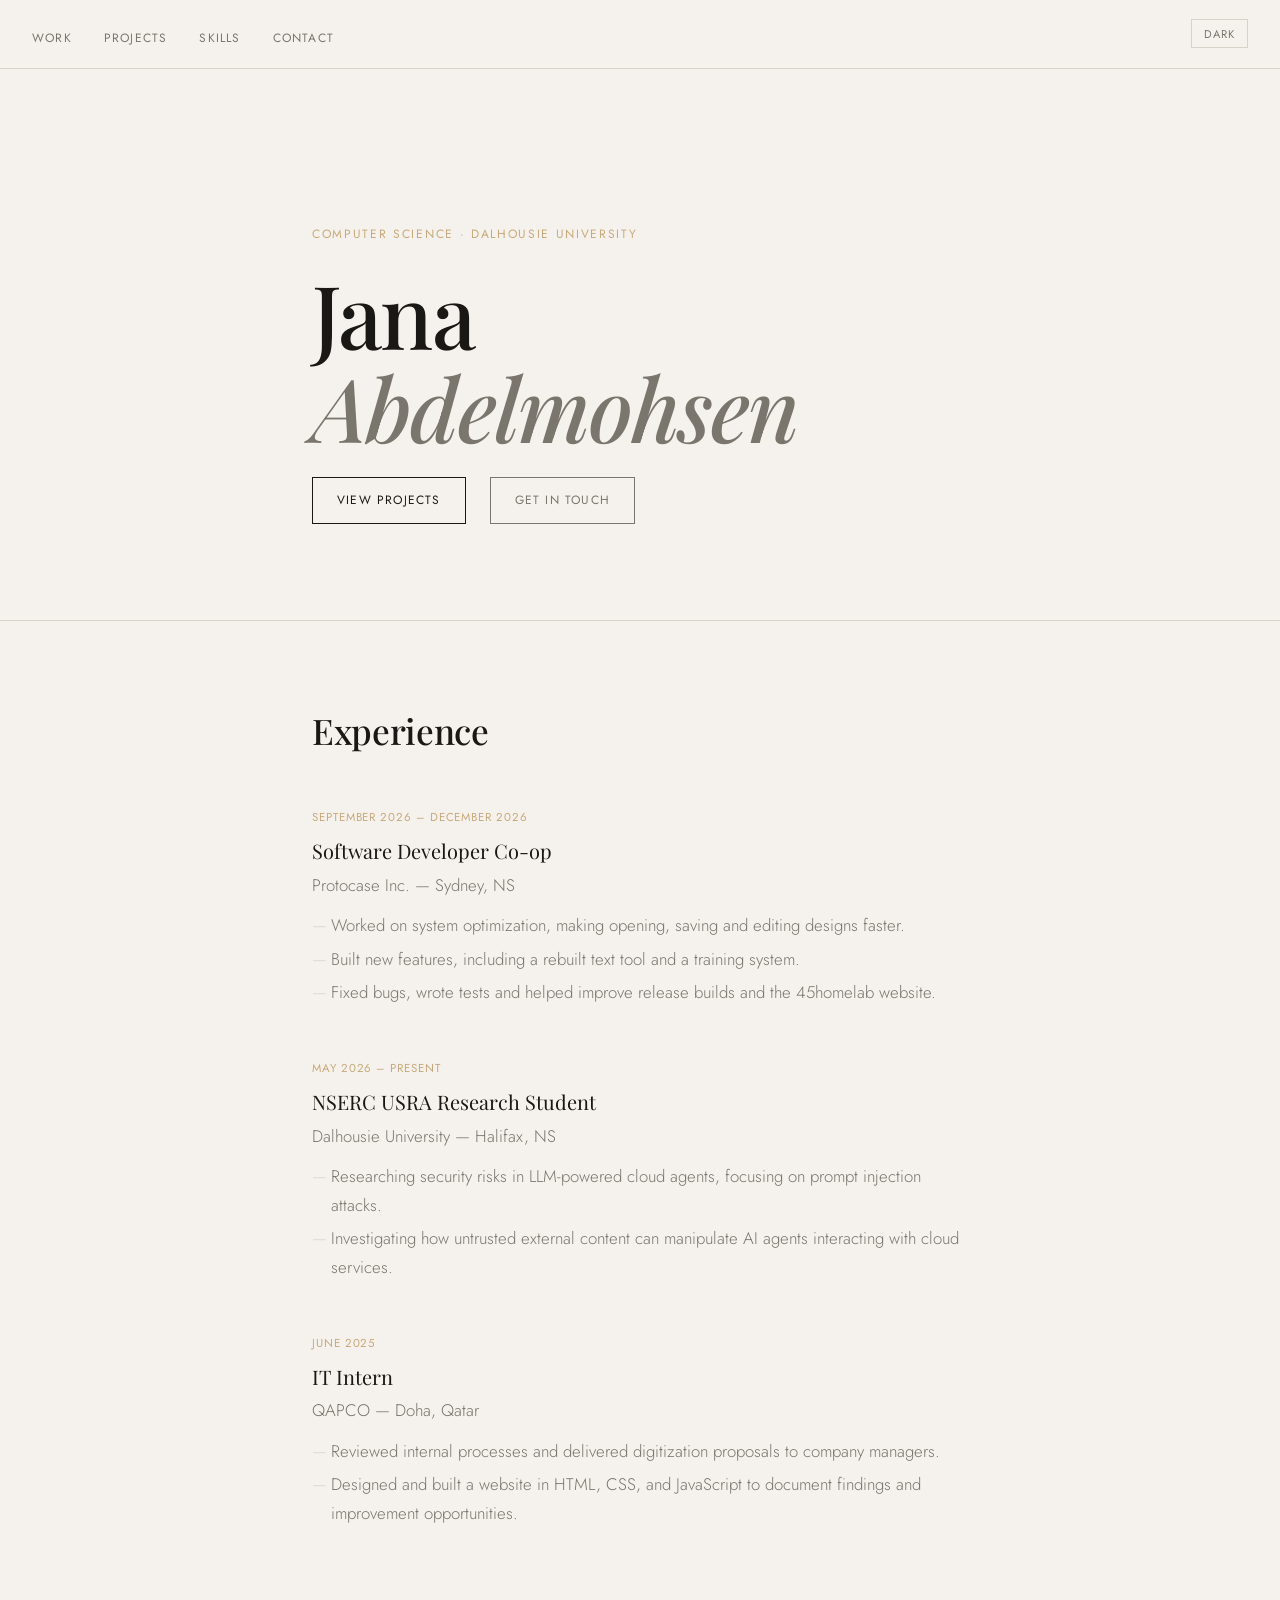
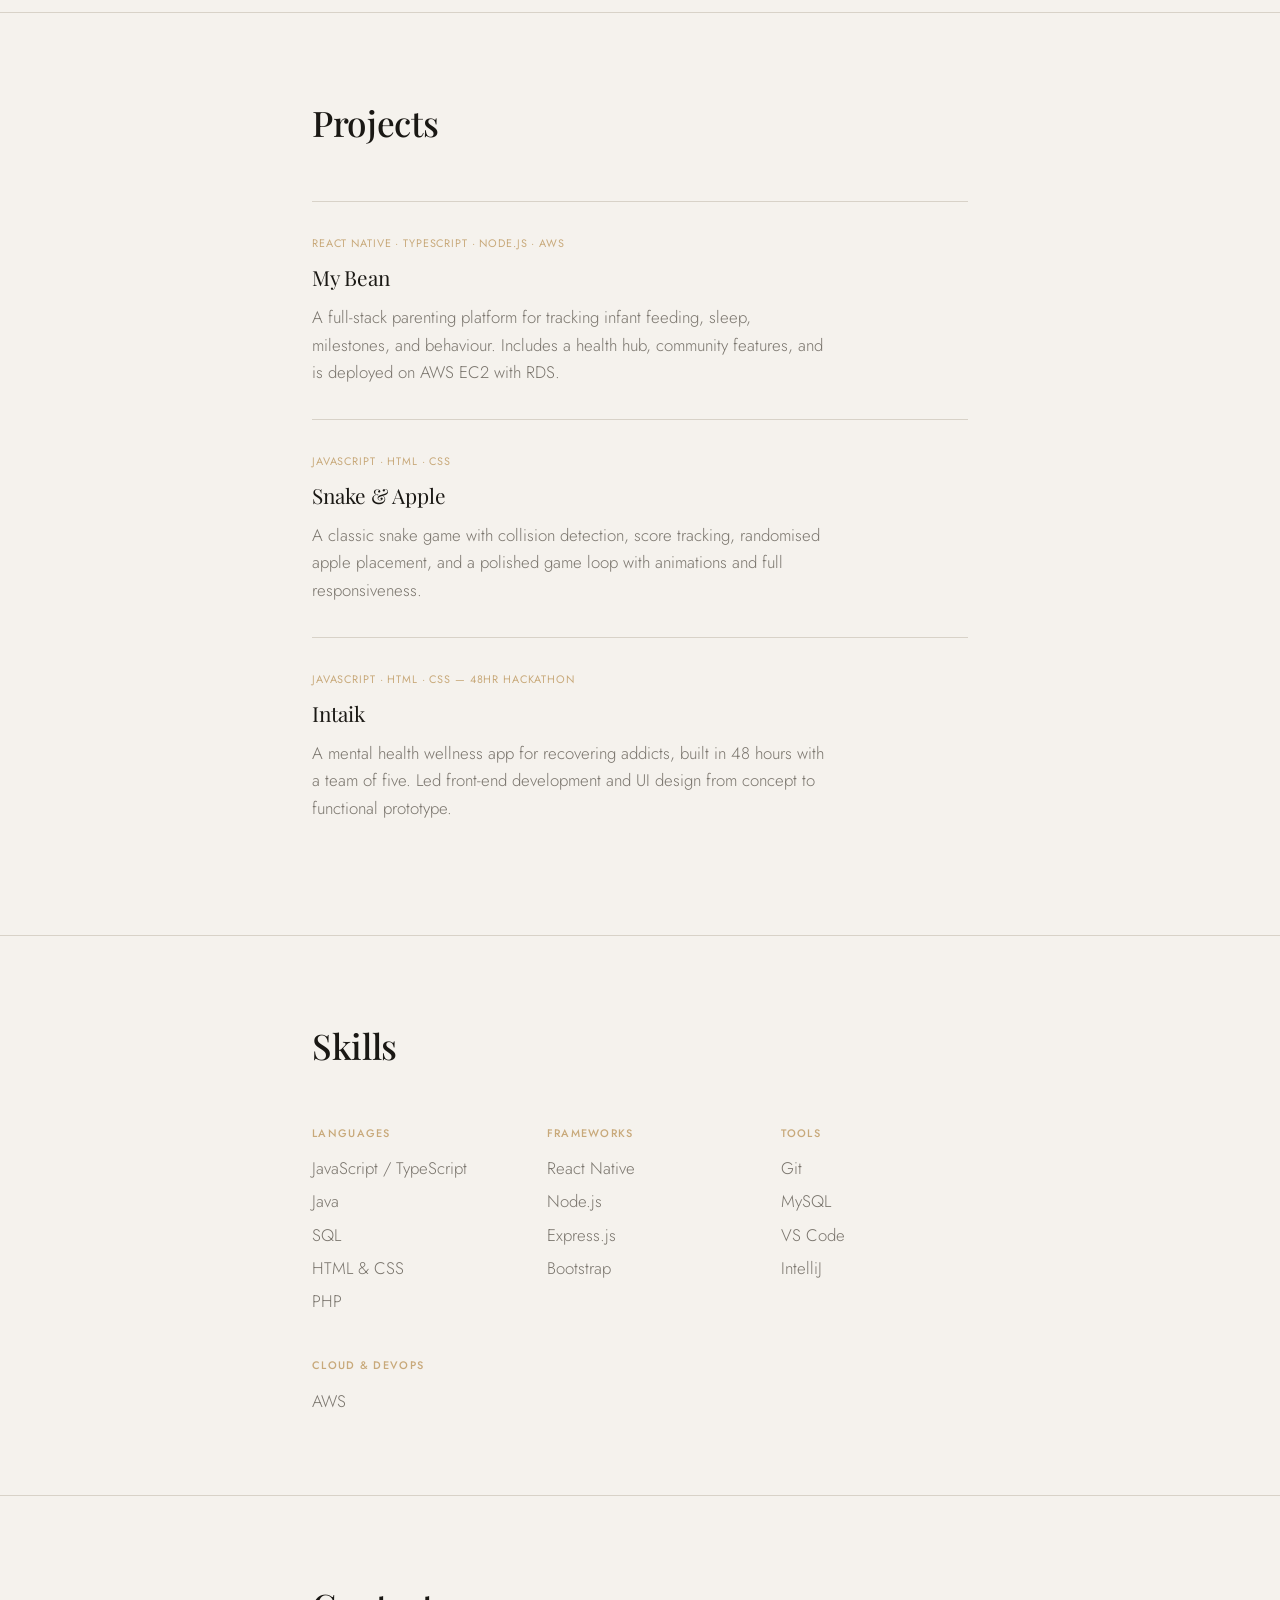
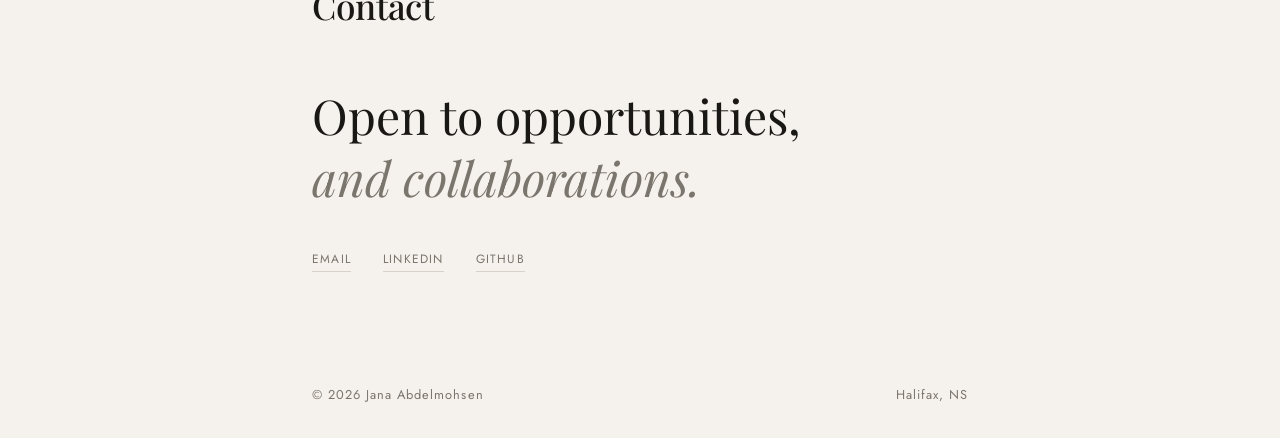
<file: index.html>
<!-- <!DOCTYPE html>
<html lang="en">
<head>
    <meta charset="UTF-8">
    <meta name="viewport" content="width=device-width, initial-scale=1.0">
    <title>Jana Abdelmohsen | Portfolio</title>
    <link rel="stylesheet" href="main.css">
        <link rel="stylesheet" href="https://cdnjs.cloudflare.com/ajax/libs/font-awesome/6.5.1/css/all.min.css" integrity="sha512-DTOQO9RWCH3ppGqcWaEA1BIZOC6xxalwEsw9c2QQeAIftl+Vegovlnee1c9QX4TctnWMn13TZye+giMm8e2LwA==" crossorigin="anonymous" referrerpolicy="no-referrer" />   
</head>

<body>
    <section id="home" class="hero">
        <div class="container">
            <div class="hero-content">
                <h1>Jana Abdelmohsen</h1>
                <p class="subtitle">Computer Science student at <strong>Dalhousie University</strong></p>
                <p class="hero-description">Originally from Egypt, and grew up in Qatar before moving to Canada to pursue my Bachelor’s in Computer Science. I’m passionate about front-end and full-stack development, especially building clean, intuitive UI and engaging digital experiences. Outside tech, I love expressing my creativity through crocheting.</p>
                <div class="cta-buttons">
                    <a href="mailto:jn544374@dal.ca"><i class="fas fa-envelope contact-icon"></i></a>
                    <a href="https://www.linkedin.com/in/jana-abdelmohsen-a99b3131b/"><i class="fab fa-linkedin contact-icon"></i></a>
                    <a href="https://github.com/"><i class="fab fa-github contact-icon"></i></a>
                    <a href="resume.pdf" class="btn btn-filled"><i class="fas fa-download"></i> Download Resume</a>
                </div>
            </div>
        </div>
    </section>


    <section id="experience" class="section">
        <div class="container">
            <h2 class="section-title">Experience</h2>
            <div class="experience-grid">
                <div class="experience-card">
                    <div class="experience-icon">
                        <img src="images/qapcologo.jpeg" alt="QAPCO Logo">
                    </div>
                    <div class="experience-details">
                        <h3>IT Intern</h3>
                        <p class="company">QAPCO (Qatar Petrochemical Company)</p>
                        <span class="date">Summer 2025</span>
                        <p class="experience-description">
                            Assisted in digitization and system migration projects working in a team and providing ideas on process improvements. Gained hands-on experience with enterprise systems and project management methodologies.
                        </p>
                    </div>
                </div>
            </div>
        </div>
    </section>

    <section id="projects" class="section">
        <div class="container">
            <h2 class="section-title">My Projects</h2>
            <div class="projects-grid">
                <div class="project-card">
                    <div class="project-content">
                        <h3> My Portfolio</h3>
                        <p class="project-description">A responsive website that showcases my work, experience, and skills. Designed with a clean, modern interface and dark mode functionality.</p>
                        <div class="project-tech">
                            <span class="tech-tag">HTML</span>
                            <span class="tech-tag">CSS</span>
                        </div>
                    </div>
                </div>
                <div class="project-card">
                    <div class="project-content">
                        <h3> Intaik</h3>
                        <p class="project-description">A mental health recovery web-app featuring an AI chat bot and a reward system with collectible stickers to help addicts overcome their addictions. Developed during a university Hackathon.</p>
                        <div class="project-tech">
                            <span class="tech-tag">HTML</span>
                            <span class="tech-tag">CSS</span>
                            <span class="tech-tag">JavaScript</span>
                        </div>
                    </div>
                </div>
                <div class="project-card">
                    <div class="project-content">
                        <h3> Snake and Candy Game</h3>
                        <p class="project-description">A classic Snake game where the snake grows with each candy collected. The challenge is to survive by avoiding walls and self-collisions.</p>
                        <div class="project-tech">
                            <span class="tech-tag">HTML</span>
                            <span class="tech-tag">CSS</span>
                            <span class="tech-tag">JavaScript</span>
                        </div>
                    </div>
                </div>
                <div class="project-card">
                <div class="project-content">
                    <h3> My Bean - The Mom App</h3>
                    <p class="project-description">An ongoing project designed to support mothers with practical tools and resources. Currently in development with a focus on creating an intuitive and helpful experience for busy moms.</p>
                    <div class="project-tech">
                        <span class="tech-tag">TypeScript</span>
                        <span class="tech-tag">React Native</span>
                        <span class="tech-tag">Tailwind CSS</span>
                        <span class="tech-tag">Express.js</span>
                        <span class="tech-tag">PostgreSQL</span>
                    </div>
                </div>
        </div>
    </section>
    


    <footer>
        <div class="container">
            <p>&copy; 2023 Jana Abdelmohsen. All rights reserved.</p>
        </div>
    </footer>

</body>
</html> -->

<!DOCTYPE html>
<html lang="en">
<head>
  <meta charset="UTF-8" />
  <meta name="viewport" content="width=device-width, initial-scale=1.0" />
  <title>Jana Abdelmohsen</title>
  <link rel="preconnect" href="https://fonts.googleapis.com" />
  <link rel="preconnect" href="https://fonts.gstatic.com" crossorigin />
  <link href="https://fonts.googleapis.com/css2?family=Playfair+Display:ital,wght@0,400;0,500;1,400;1,500&family=Jost:wght@300;400;500&display=swap" rel="stylesheet" />

  <style>
    :root {
      --bg: #f5f2ed;
      --ink: #1a1814;
      --muted: #7a756d;
      --accent: #c8a97a;
      --rule: #d8d2c8;
      --max: 720px;
    }

    :root.dark {
      --bg: #211815;
      --ink: #f2ebe0;
      --muted: #8c7b6b;
      --accent: #d9c9a8;
      --rule: #2e201a;
    }

    *, *::before, *::after { box-sizing: border-box; margin: 0; padding: 0; }

    html { scroll-behavior: smooth; }

    body {
      background: var(--bg);
      color: var(--ink);
      font-family: 'Playfair Display', Georgia, serif;
      font-size: clamp(19px, 2.2vw, 21px);
      font-weight: 400;
      line-height: 1.7;
      min-height: 100vh;
      transition: background 0.3s, color 0.3s;
    }

    /* ── Layout ── */
    .container {
      max-width: var(--max);
      margin: 0 auto;
      padding: 0 2rem;
    }

    /* ── Nav ── */
    nav {
      position: fixed;
      top: 0; left: 0; right: 0;
      z-index: 100;
      background: var(--bg);
      border-bottom: 1px solid var(--rule);
      padding: 1rem 2rem;
      display: flex;
      justify-content: space-between;
      align-items: center;
      transition: background 0.3s, border-color 0.3s;
    }

    .nav-name {
      font-family: 'Jost', sans-serif;
      font-size: 0.8rem;
      font-weight: 400;
      letter-spacing: 0.12em;
      text-transform: uppercase;
      color: var(--muted);
      text-decoration: none;
    }

    .nav-links {
      display: flex;
      gap: 2rem;
      list-style: none;
    }

    .nav-links a {
      font-family: 'Jost', sans-serif;
      font-size: 0.75rem;
      font-weight: 400;
      letter-spacing: 0.1em;
      text-transform: uppercase;
      color: var(--muted);
      text-decoration: none;
      transition: color 0.2s;
    }

    .nav-links a:hover { color: var(--ink); }

    .theme-toggle {
      background: none;
      border: 1px solid var(--rule);
      color: var(--muted);
      font-family: 'Jost', sans-serif;
      font-size: 0.7rem;
      font-weight: 400;
      letter-spacing: 0.1em;
      text-transform: uppercase;
      padding: 0.35rem 0.75rem;
      cursor: pointer;
      transition: color 0.2s, border-color 0.2s;
    }

    .theme-toggle:hover {
      color: var(--ink);
      border-color: var(--ink);
    }

    /* ── Hero ── */
    #hero {
      padding: 14rem 0 6rem;
      border-bottom: 1px solid var(--rule);
    }

    .hero-label {
      font-family: 'Jost', sans-serif;
      font-size: 0.75rem;
      font-weight: 400;
      letter-spacing: 0.14em;
      text-transform: uppercase;
      color: var(--accent);
      margin-bottom: 1.5rem;
    }

    h1 {
      font-size: clamp(3rem, 8vw, 5.5rem);
      font-weight: 500;
      line-height: 1.05;
      letter-spacing: -0.02em;
      margin-bottom: 1.5rem;
    }

    h1 em {
      font-style: italic;
      color: var(--muted);
    }

    .hero-sub {
      font-family: 'Jost', sans-serif;
      font-size: 1.15rem;
      font-weight: 300;
      color: var(--muted);
      max-width: 480px;
      line-height: 1.7;
      margin-bottom: 2.5rem;
    }

    .hero-links {
      display: flex;
      gap: 1.5rem;
      flex-wrap: wrap;
    }

    .btn {
      font-family: 'Jost', sans-serif;
      font-size: 0.75rem;
      font-weight: 400;
      letter-spacing: 0.1em;
      text-transform: uppercase;
      text-decoration: none;
      padding: 0.75rem 1.5rem;
      border: 1px solid var(--ink);
      color: var(--ink);
      transition: background 0.2s, color 0.2s;
    }

    .btn:hover { background: var(--ink); color: var(--bg); }

    .btn-ghost {
      border-color: var(--muted);
      color: var(--muted);
    }

    .btn-ghost:hover {
      background: var(--ink);
      color: var(--bg);
      border-color: var(--ink);
    }

    /* ── Sections ── */
    section {
      padding: 5rem 0;
      border-bottom: 1px solid var(--rule);
    }

    h2 {
      font-size: clamp(1.6rem, 3vw, 2.2rem);
      font-weight: 500;
      letter-spacing: -0.01em;
      margin-bottom: 3rem;
    }

    /* ── Experience ── */
    .exp-list { display: flex; flex-direction: column; gap: 3rem; }

    .exp-meta {
      font-family: 'Jost', sans-serif;
      font-size: 0.72rem;
      font-weight: 400;
      letter-spacing: 0.08em;
      text-transform: uppercase;
      color: var(--accent);
      margin-bottom: 0.4rem;
    }

    .exp-role {
      font-size: 1.25rem;
      font-weight: 400;
      margin-bottom: 0.15rem;
    }

    .exp-org {
      font-family: 'Jost', sans-serif;
      font-size: 1.05rem;
      font-weight: 300;
      font-style: normal;
      color: var(--muted);
      margin-bottom: 0.75rem;
    }

    .exp-desc {
      font-family: 'Jost', sans-serif;
      font-size: 1.05rem;
      font-weight: 300;
      color: var(--muted);
      line-height: 1.7;
      list-style: none;
    }

    .exp-desc li {
      padding-left: 1.2rem;
      position: relative;
      margin-bottom: 0.3rem;
    }

    .exp-desc li::before {
      content: '—';
      position: absolute;
      left: 0;
      color: var(--rule);
    }

    /* ── Projects ── */
    .project-item {
      padding: 2rem 0;
      border-top: 1px solid var(--rule);
      transition: padding-left 0.25s;
      cursor: default;
    }

    .project-item:hover { padding-left: 0.75rem; }

    .project-tags {
      font-family: 'Jost', sans-serif;
      font-size: 0.68rem;
      font-weight: 400;
      letter-spacing: 0.08em;
      text-transform: uppercase;
      color: var(--accent);
      margin-bottom: 0.5rem;
    }

    .project-name {
      font-size: 1.3rem;
      font-weight: 400;
      margin-bottom: 0.5rem;
    }

    .project-desc {
      font-family: 'Jost', sans-serif;
      font-size: 1.05rem;
      font-weight: 300;
      color: var(--muted);
      line-height: 1.65;
      max-width: 520px;
    }

    /* ── Skills ── */
    .skills-grid {
      display: grid;
      grid-template-columns: repeat(auto-fit, minmax(160px, 1fr));
      gap: 2.5rem 3rem;
    }

    .skill-group-label {
      font-family: 'Jost', sans-serif;
      font-size: 0.68rem;
      font-weight: 500;
      letter-spacing: 0.12em;
      text-transform: uppercase;
      color: var(--accent);
      margin-bottom: 0.75rem;
    }

    .skill-items {
      list-style: none;
      display: flex;
      flex-direction: column;
      gap: 0.3rem;
    }

    .skill-items li {
      font-family: 'Jost', sans-serif;
      font-size: 1.05rem;
      font-weight: 300;
      color: var(--muted);
    }

    /* ── Contact ── */
    #contact { border-bottom: none; }

    .contact-line {
      font-size: clamp(1.8rem, 4vw, 3rem);
      font-weight: 400;
      line-height: 1.3;
      margin-bottom: 2.5rem;
    }

    .contact-line em { font-style: italic; color: var(--muted); }

    .contact-links {
      display: flex;
      flex-wrap: wrap;
      gap: 0.75rem 2rem;
    }

    .contact-link {
      font-family: 'Jost', sans-serif;
      font-size: 0.75rem;
      font-weight: 400;
      letter-spacing: 0.1em;
      text-transform: uppercase;
      color: var(--muted);
      text-decoration: none;
      border-bottom: 1px solid var(--rule);
      padding-bottom: 2px;
      transition: color 0.2s, border-color 0.2s;
    }

    .contact-link:hover { color: var(--ink); border-color: var(--ink); }

    /* ── Footer ── */
    footer {
      padding: 2rem 0;
      display: flex;
      justify-content: space-between;
      align-items: center;
      flex-wrap: wrap;
      gap: 1rem;
    }

    .footer-copy {
      font-family: 'Jost', sans-serif;
      font-size: 0.8rem;
      font-weight: 400;
      color: var(--muted);
      letter-spacing: 0.08em;
    }

    /* ── Reveal ── */
    .reveal {
      opacity: 0;
      transform: translateY(20px);
      transition: opacity 0.6s ease, transform 0.6s ease;
    }

    .reveal.visible { opacity: 1; transform: none; }

    /* ── Responsive ── */
    @media (max-width: 600px) {
      .container { padding: 0 1.25rem; }

      /* Nav: keep links + toggle */
      nav { padding: 0.9rem 1.25rem; }
      .nav-links { display: flex; gap: 1rem; }
      .nav-links a { font-size: 0.65rem; }

      /* Hero */
      #hero { padding: 8rem 0 4rem; }
      h1 { font-size: 3rem; margin-bottom: 1.25rem; }
      .hero-sub { font-size: 1rem; margin-bottom: 2rem; }
      .hero-label { font-size: 0.65rem; margin-bottom: 1rem; }
      .hero-links { flex-direction: column; gap: 0.75rem; }
      .btn { text-align: center; padding: 0.9rem 1.25rem; }

      /* Sections */
      section { padding: 3.5rem 0; }
      h2 { font-size: 1.6rem; margin-bottom: 2rem; }

      /* Experience */
      .exp-list { gap: 2.5rem; }
      .exp-role { font-size: 1.1rem; }
      .exp-org { font-size: 0.95rem; }
      .exp-desc { font-size: 0.95rem; }

      /* Projects */
      .project-item { padding: 1.5rem 0; }
      .project-name { font-size: 1.15rem; }
      .project-desc { font-size: 0.95rem; }

      /* Skills */
      .skills-grid { grid-template-columns: 1fr 1fr; gap: 2rem 1.5rem; }

      /* Contact */
      .contact-line { font-size: 1.6rem; }
      .contact-links { gap: 0.6rem 1.5rem; }

      /* Footer */
      footer { flex-direction: column; align-items: flex-start; gap: 0.25rem; padding: 1.5rem 0; }
    }
  </style>
</head>
<body>

  <nav>
    <ul class="nav-links">
      <li><a href="#experience">Work</a></li>
      <li><a href="#projects">Projects</a></li>
      <li><a href="#skills">Skills</a></li>
      <li><a href="#contact">Contact</a></li>
    </ul>
    <button class="theme-toggle" id="themeToggle">Dark</button>
  </nav>

  <section id="hero">
    <div class="container">
      <p class="hero-label">Computer Science · Dalhousie University</p>
      <h1>Jana<br><em>Abdelmohsen</em></h1>
      <div class="hero-links">
        <a href="#projects" class="btn">View Projects</a>
        <a href="#contact" class="btn btn-ghost">Get in touch</a>
      </div>
    </div>
  </section>

  <section id="experience">
    <div class="container">
      <h2>Experience</h2>
      <div class="exp-list">

        <div class="exp-item reveal">
          <p class="exp-meta">September 2026 – December 2026</p>
          <p class="exp-role">Software Developer Co-op</p>
          <p class="exp-org">Protocase Inc. — Sydney, NS</p>
          <ul class="exp-desc">
            <li>Worked on system optimization, making opening, saving and editing designs faster.</li>
            <li>Built new features, including a rebuilt text tool and a training system.</li>
            <li>Fixed bugs, wrote tests and helped improve release builds and the 45homelab website.</li>
          </ul>
        </div>

        <div class="exp-item reveal">
          <p class="exp-meta">May 2026 – Present</p>
          <p class="exp-role">NSERC USRA Research Student</p>
          <p class="exp-org">Dalhousie University — Halifax, NS</p>
          <ul class="exp-desc">
            <li>Researching security risks in LLM-powered cloud agents, focusing on prompt injection attacks.</li>
            <li>Investigating how untrusted external content can manipulate AI agents interacting with cloud services.</li>
          </ul>
        </div>

        <div class="exp-item reveal">
          <p class="exp-meta">June 2025</p>
          <p class="exp-role">IT Intern</p>
          <p class="exp-org">QAPCO — Doha, Qatar</p>
          <ul class="exp-desc">
            <li>Reviewed internal processes and delivered digitization proposals to company managers.</li>
            <li>Designed and built a website in HTML, CSS, and JavaScript to document findings and improvement opportunities.</li>
          </ul>
        </div>

      </div>
    </div>
  </section>

  <section id="projects">
    <div class="container">
      <h2>Projects</h2>

      <div class="project-item reveal">
        <p class="project-tags">React Native · TypeScript · Node.js · AWS</p>
        <p class="project-name">My Bean</p>
        <p class="project-desc">A full-stack parenting platform for tracking infant feeding, sleep, milestones, and behaviour. Includes a health hub, community features, and is deployed on AWS EC2 with RDS.</p>
      </div>

      <div class="project-item reveal">
        <p class="project-tags">JavaScript · HTML · CSS</p>
        <p class="project-name">Snake &amp; Apple</p>
        <p class="project-desc">A classic snake game with collision detection, score tracking, randomised apple placement, and a polished game loop with animations and full responsiveness.</p>
      </div>

      <div class="project-item reveal">
        <p class="project-tags">JavaScript · HTML · CSS — 48hr Hackathon</p>
        <p class="project-name">Intaik</p>
        <p class="project-desc">A mental health wellness app for recovering addicts, built in 48 hours with a team of five. Led front-end development and UI design from concept to functional prototype.</p>
      </div>

    </div>
  </section>

  <section id="skills">
    <div class="container">
      <h2>Skills</h2>
      <div class="skills-grid reveal">

        <div>
          <p class="skill-group-label">Languages</p>
          <ul class="skill-items">
            <li>JavaScript / TypeScript</li>
            <li>Java</li>
            <li>SQL</li>
            <li>HTML &amp; CSS</li>
            <li>PHP</li>
          </ul>
        </div>

        <div>
          <p class="skill-group-label">Frameworks</p>
          <ul class="skill-items">
            <li>React Native</li>
            <li>Node.js</li>
            <li>Express.js</li>
            <li>Bootstrap</li>
          </ul>
        </div>

        <div>
          <p class="skill-group-label">Tools</p>
          <ul class="skill-items">
            <li>Git</li>
            <li>MySQL</li>
            <li>VS Code</li>
            <li>IntelliJ</li>
          </ul>
        </div>

        <div>
          <p class="skill-group-label">Cloud &amp; DevOps</p>
          <ul class="skill-items">
            <li>AWS</li>
          </ul>
        </div>

      </div>
    </div>
  </section>

  <section id="contact">
    <div class="container">
      <h2>Contact</h2>
      <p class="contact-line reveal">
        Open to opportunities,<br><em>and collaborations.</em>
      </p>
      <div class="contact-links reveal">
        <a href="mailto:jn544374@dal.ca" class="contact-link">Email</a>
        <a href="https://www.linkedin.com/in/jana-abdelmohsen-a99b3131b/" class="contact-link" target="_blank">LinkedIn</a>
        <a href="https://github.com/Jana42-mohd" class="contact-link" target="_blank">GitHub</a>
      </div>
    </div>
  </section>

  <div class="container">
    <footer>
      <span class="footer-copy">© 2026 Jana Abdelmohsen</span>
      <span class="footer-copy">Halifax, NS</span>
    </footer>
  </div>

  <script>
    const toggle = document.getElementById('themeToggle');
    const root = document.documentElement;

    if (localStorage.getItem('theme') === 'dark') {
      root.classList.add('dark');
      toggle.textContent = 'Light';
    }

    toggle.addEventListener('click', () => {
      const isDark = root.classList.toggle('dark');
      toggle.textContent = isDark ? 'Light' : 'Dark';
      localStorage.setItem('theme', isDark ? 'dark' : 'light');
    });

    const reveals = document.querySelectorAll('.reveal');
    const observer = new IntersectionObserver(
      entries => entries.forEach(e => { if (e.isIntersecting) { e.target.classList.add('visible'); observer.unobserve(e.target); } }),
      { threshold: 0.12 }
    );
    reveals.forEach(el => observer.observe(el));
  </script>

</body>
</html>
</file>
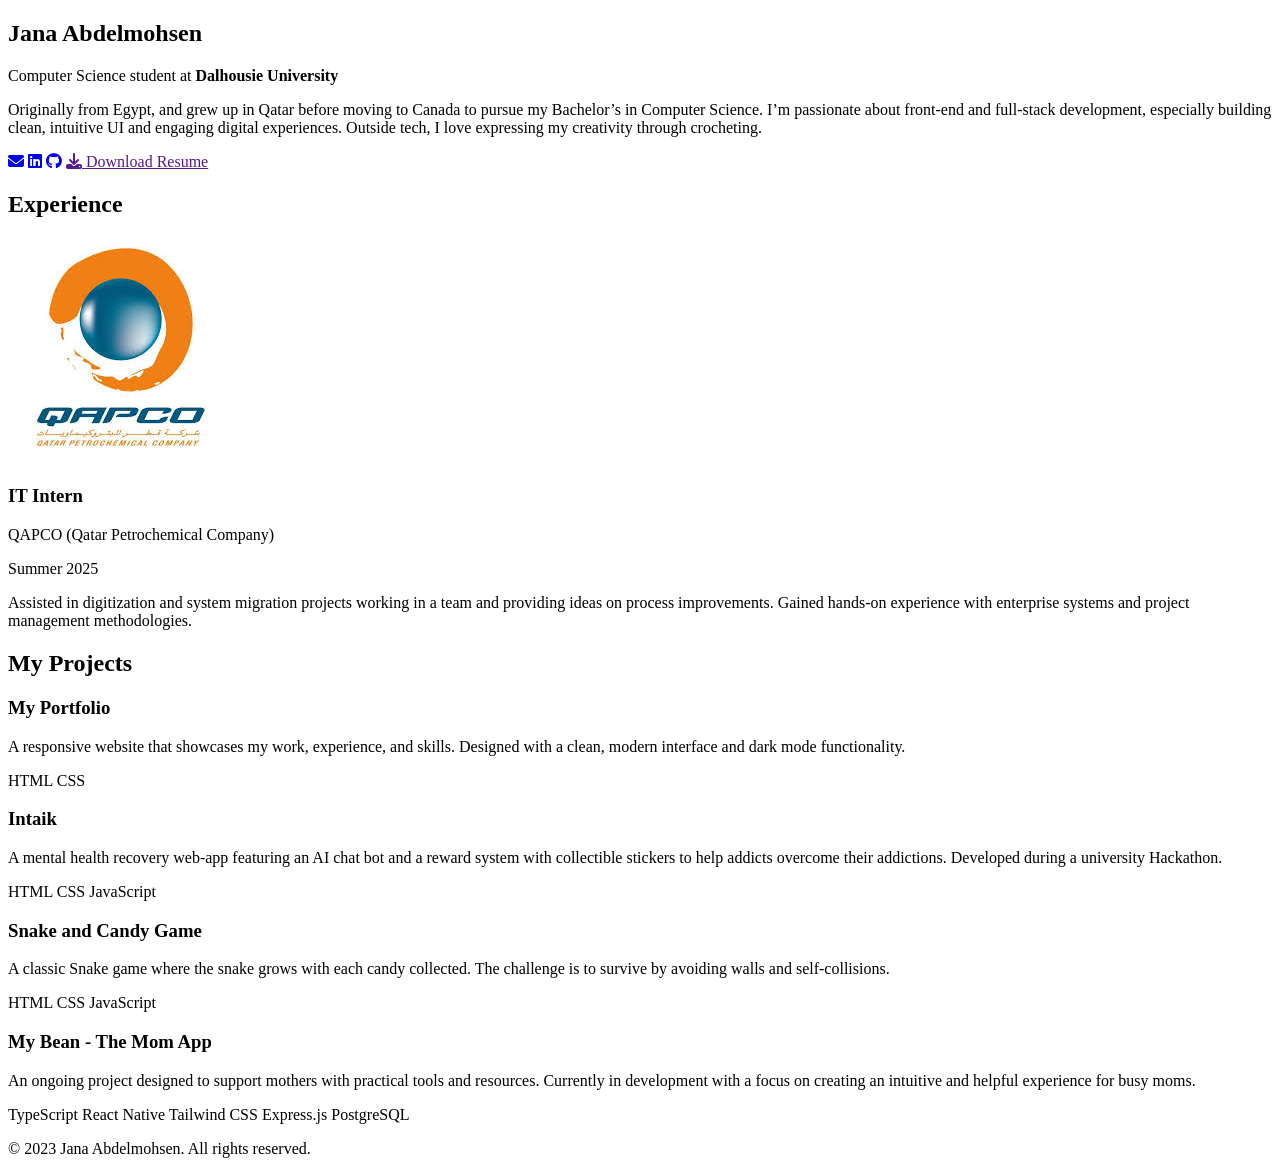
<file: main.html>
<!DOCTYPE html>
<html lang="en">
<head>
    <meta charset="UTF-8">
    <meta name="viewport" content="width=device-width, initial-scale=1.0">
    <title>Jana Abdelmohsen | Portfolio</title>
    <link rel="stylesheet" href="main.css">
        <link rel="stylesheet" href="https://cdnjs.cloudflare.com/ajax/libs/font-awesome/6.5.1/css/all.min.css" integrity="sha512-DTOQO9RWCH3ppGqcWaEA1BIZOC6xxalwEsw9c2QQeAIftl+Vegovlnee1c9QX4TctnWMn13TZye+giMm8e2LwA==" crossorigin="anonymous" referrerpolicy="no-referrer" />   
</head>

<body>
    <section id="home" class="hero">
        <div class="container">
            <div class="hero-content">
                <h1>Jana Abdelmohsen</h1>
                <p class="subtitle">Computer Science student at <strong>Dalhousie University</strong></p>
                <p class="hero-description">Originally from Egypt, and grew up in Qatar before moving to Canada to pursue my Bachelor’s in Computer Science. I’m passionate about front-end and full-stack development, especially building clean, intuitive UI and engaging digital experiences. Outside tech, I love expressing my creativity through crocheting.</p>
                <div class="cta-buttons">
                    <a href="mailto:jn544374@dal.ca"><i class="fas fa-envelope contact-icon"></i></a>
                    <a href="https://www.linkedin.com/in/jana-abdelmohsen-a99b3131b/"><i class="fab fa-linkedin contact-icon"></i></a>
                    <a href="https://github.com/"><i class="fab fa-github contact-icon"></i></a>
                    <a href="" class="btn btn-filled"><i class="fas fa-download"></i> Download Resume</a>
                </div>
            </div>
        </div>
    </section>


    <section id="experience" class="section">
        <div class="container">
            <h2 class="section-title">Experience</h2>
            <div class="experience-grid">
                <div class="experience-card">
                    <div class="experience-icon">
                        <img src="images/qapcologo.jpeg" alt="QAPCO Logo">
                    </div>
                    <div class="experience-details">
                        <h3>IT Intern</h3>
                        <p class="company">QAPCO (Qatar Petrochemical Company)</p>
                        <span class="date">Summer 2025</span>
                        <p class="experience-description">
                            Assisted in digitization and system migration projects working in a team and providing ideas on process improvements. Gained hands-on experience with enterprise systems and project management methodologies.
                        </p>
                    </div>
                </div>
            </div>
        </div>
    </section>

    <section id="projects" class="section">
        <div class="container">
            <h2 class="section-title">My Projects</h2>
            <div class="projects-grid">
                <div class="project-card">
                    <div class="project-content">
                        <h3> My Portfolio</h3>
                        <p class="project-description">A responsive website that showcases my work, experience, and skills. Designed with a clean, modern interface and dark mode functionality.</p>
                        <div class="project-tech">
                            <span class="tech-tag">HTML</span>
                            <span class="tech-tag">CSS</span>
                        </div>
                    </div>
                </div>
                <div class="project-card">
                    <div class="project-content">
                        <h3> Intaik</h3>
                        <p class="project-description">A mental health recovery web-app featuring an AI chat bot and a reward system with collectible stickers to help addicts overcome their addictions. Developed during a university Hackathon.</p>
                        <div class="project-tech">
                            <span class="tech-tag">HTML</span>
                            <span class="tech-tag">CSS</span>
                            <span class="tech-tag">JavaScript</span>
                        </div>
                    </div>
                </div>
                <div class="project-card">
                    <div class="project-content">
                        <h3> Snake and Candy Game</h3>
                        <p class="project-description">A classic Snake game where the snake grows with each candy collected. The challenge is to survive by avoiding walls and self-collisions.</p>
                        <div class="project-tech">
                            <span class="tech-tag">HTML</span>
                            <span class="tech-tag">CSS</span>
                            <span class="tech-tag">JavaScript</span>
                        </div>
                    </div>
                </div>
                <div class="project-card">
                <div class="project-content">
                    <h3> My Bean - The Mom App</h3>
                    <p class="project-description">An ongoing project designed to support mothers with practical tools and resources. Currently in development with a focus on creating an intuitive and helpful experience for busy moms.</p>
                    <div class="project-tech">
                        <span class="tech-tag">TypeScript</span>
                        <span class="tech-tag">React Native</span>
                        <span class="tech-tag">Tailwind CSS</span>
                        <span class="tech-tag">Express.js</span>
                        <span class="tech-tag">PostgreSQL</span>
                    </div>
                </div>
        </div>
    </section>
    


    <footer>
        <div class="container">
            <p>&copy; 2023 Jana Abdelmohsen. All rights reserved.</p>
        </div>
    </footer>

</body>
</html>
</file>
<file: main.css>
/* 
:root {
    --navy: #070f1f;
    --light-navy: #0c1b31;
    --lightest-navy: #17233c;
    --slate: #c9d0e3;
    --light-slate: #A8B2D1;
    --lightest-slate: #eceff8;
    --white: #f1f6fd;
    --pink: #feb6c9;
    --light-pink: #a76975;
    --transition: all 0.3s ease;
    --shadow: 0 10px 30px -15px rgba(2, 12, 27, 0.7);
    --border-radius: 4px;
}

* {
    margin: 0;
    padding: 0;
    box-sizing: border-box;
}

body {
    font-family: 'Calibre', 'Inter', 'San Francisco', 'SF Pro Text', -apple-system, system-ui, sans-serif;
    line-height: 1.6;
    color: var(--slate);
    background-color: var(--navy);
    transition: var(--transition);
    scroll-behavior: smooth;
}

h1, h2, h3, h4 {
    font-weight: 600;
    line-height: 1.1;
    margin-bottom: 1rem;
    color: var(--lightest-slate);
}

.container {
    width: 100%;
    max-width: 1200px;
    margin: 0 auto;
    padding: 0 2rem;
}

.section {
    padding: 6rem 0;
}

.section-title {
    text-align: center;
    margin-bottom: 3rem;
    position: relative;
    font-size: 2.5rem;
    color: var(--lightest-slate);
    font-weight: 700;
}

.section-title::after {
    content: '';
    position: absolute;
    bottom: -10px;
    left: 50%;
    transform: translateX(-50%);
    width: 80px;
    height: 4px;
    background: var(--pink);
    border-radius: 2px;
}

.btn {
    display: inline-block;
    padding: 1rem 1.8rem;
    border-radius: var(--border-radius);
    font-weight: 500;
    background: transparent;
    color: var(--pink);
    transition: var(--transition);
    border: 1px solid var(--pink);
    cursor: pointer;
    font-size: 1rem;
}

.btn:hover {
    background: rgba(255, 107, 149, 0.1);
    
}

.btn-filled {
    background: var(--pink);
    color: var(--navy);
    padding: 0.8rem 1.4rem;
    border-radius: 50px;
    font-weight: 600;
   
}

.btn-filled:hover {
    background: var(--light-pink);
    transform: translateY(-3px);
}

.cta-buttons {
    display: flex;
    gap: 1.5rem;
    justify-content: center;
    flex-wrap: wrap;
}

.cta-buttons a {
    display: flex;
    align-items: center;
    justify-content: center;
}

.contact-icon {
    font-size: 2rem;
    color: var(--pink);
    transition: var(--transition);
}

.contact-icon:hover {
    color: var(--light-pink);
    transform: translateY(-4px);
   
}


header {
    position: fixed;
    width: 100%;
    top: 0;
    z-index: 1000;
    background: rgba(10, 25, 47, 0.9);
    backdrop-filter: blur(10px);
    box-shadow: var(--shadow);
    transition: var(--transition);
}

.nav-container {
    display: flex;
    justify-content: flex-end;
    align-items: center;
    padding: 1rem 2rem;
}

.logo {
    font-size: 1.8rem;
    font-weight: 700;
    color: var(--pink);
}

.nav-links {
    display: flex;
    gap: 2rem;
}

.nav-links a {
    color: var(--lightest-slate);
    font-weight: 500;
    position: relative;
    padding: 0.5rem 0;
    font-size: 0.9rem;
}

.nav-links a::after {
    content: '';
    position: absolute;
    bottom: 0;
    left: 0;
    width: 0;
    height: 2px;
    background: var(--pink);
    transition: var(--transition);
}

.nav-links a:hover::after {
    width: 100%;
}

#mode-toggle {
    background: transparent;
    color: var(--lightest-slate);
    border: 1px solid var(--slate);
    border-radius: var(--border-radius);
    padding: 0.5rem 1rem;
    font-size: 0.9rem;
    cursor: pointer;
    transition: var(--transition);
    display: flex;
    align-items: center;
    gap: 0.5rem;
}

#mode-toggle:hover {
    border-color: var(--pink);
    color: var(--pink);
}


.hero {
    min-height: 100vh;
    display: flex;
    align-items: center;
    padding-top: 80px;
}

.hero-content {
    max-width: 800px;
    margin: 0 auto;
    text-align: center;
}

.hero h1 {
    font-size: clamp(2.5rem, 8vw, 4.5rem);
    margin-bottom: 1.5rem;
}

.hero .subtitle {
    font-size: clamp(1.2rem, 4vw, 1.8rem);
    color: #c9d0e3;
    margin-bottom: 2.5rem;
}

.hero .subtitle strong {
    color: #feb6c9;
}

.hero-description {
    max-width: 600px;
    margin: 0 auto 3rem;
    font-size: 1.1rem;
    line-height: 1.6;
    color: #A8B2D1;
}


.about-image {
    text-align: center;
    position: relative;
}

.profile-img-container {
    position: relative;
    display: inline-block;
}

.profile-img {
    max-width: 80%;
    border-radius: var(--border-radius);
    transition: var(--transition);
    border: 1px solid var(--lightest-navy);
}

.profile-img-container::before {
    content: '';
    position: absolute;
    top: 15px;
    left: 15px;
    width: 80%;
    height: 100%;
    border: 2px solid var(--pink);
    border-radius: var(--border-radius);
    z-index: -1;
    transition: var(--transition);
}

.about-image:hover .profile-img {
    filter: grayscale(0%);
}

.about-image:hover .profile-img-container::before {
    transform: translate(-5px, -5px);
}


.experience-grid {
    display: grid;
    gap: 2rem;
    max-width: 900px;
    margin: 0 auto;
}

.experience-card {
    display: flex;
    align-items: flex-start;
    background: var(--light-navy);
    padding: 2rem;
    border-radius: var(--border-radius);
    transition: var(--transition);
    border-left: 6px solid var(--pink);
    border-right: 6px solid var(--pink);
}

.experience-card:hover {
    transform: translateY(-5px);
    box-shadow: var(--shadow);
}

.experience-icon {
    flex-shrink: 0;
    margin-right: 1.5rem;
    width: 80px;
    height: 80px;
    display: flex;
    align-items: center;
    justify-content: center;
    background: rgb(255, 255, 255);
    border-radius: var(--border-radius);
    overflow: hidden;
    padding: 8px;
}

.experience-icon img {
    width: 100%;
    height: 100%;
    object-fit: contain;
}

.experience-details h3 {
    margin: 0;
    font-size: 1.3rem;
    color: var(--lightest-slate);
}

.experience-details .company {
    margin: 0.3rem 0;
    color: var(--pink);
    font-weight: 500;
}

.experience-details .date {
    display: block;
    font-size: 0.9rem;
    color: var(--light-slate);
    margin-bottom: 0.8rem;
    background: rgba(255, 107, 149, 0.1);
    padding: 0.3rem 0.8rem;
    border-radius: var(--border-radius);
    width: fit-content;
}

.experience-description {
    color: var(--light-slate);
    line-height: 1.6;
}


.projects-grid {
    display: grid;
    grid-template-columns: repeat(auto-fit, minmax(350px, 1fr));
    gap: 2.5rem;
}

.project-card {
    background: var(--light-navy);
    border-radius: var(--border-radius);
    overflow: hidden;
    transition: var(--transition);
    display: flex;
    flex-direction: column;
    border: 1px solid var(--lightest-navy);
}

.project-card:hover {
    transform: translateY(-8px);
    box-shadow: var(--shadow);
    border-color: var(--pink);
}

.project-content {
    padding: 1.5rem;
    flex-grow: 1;
    display: flex;
    flex-direction: column;
}

.project-card h3 {
    font-size: 1.4rem;
    margin-bottom: 1rem;
    color: var(--lightest-slate);
    display: flex;
    align-items: center;
    gap: 0.5rem;
}

.project-card h3 i {
    color: var(--pink);
}

.project-description {
    color: var(--light-slate);
    margin-bottom: 1.5rem;
    flex-grow: 1;
    line-height: 1.7;
}

.project-tech {
    display: flex;
    flex-wrap: wrap;
    gap: 0.5rem;
    margin-bottom: 1.5rem;
}

.tech-tag {
    background: rgba(255, 107, 149, 0.1);
    color: var(--pink);
    padding: 0.3rem 0.8rem;
    border-radius: var(--border-radius);
    font-size: 0.8rem;
    font-weight: 500;
}

.project-link {
    align-self: flex-start;
    font-weight: 500;
    display: flex;
    align-items: center;
    gap: 0.5rem;
    color: var(--pink);
    padding: 0.5rem 0;
    transition: var(--transition);
    font-size: 0.9rem;
}

.project-link:hover {
    color: var(--light-pink);
    gap: 0.8rem;
}

footer {
    text-align: center;
    padding: 3rem 0;
    background: var(--light-navy);
    color: var(--light-slate);
    border-top: 1px solid var(--lightest-navy);
}


@media (max-width: 992px) {
    .about-content {
        grid-template-columns: 1fr;
        gap: 3rem;
    }

    .about-image {
        order: -1;
    }
}

@media (max-width: 768px) {
    .nav-container {
        flex-direction: column;
        gap: 1rem;
        padding: 1rem;
    }

    .nav-links {
        gap: 1.5rem;
        flex-wrap: wrap;
        justify-content: center;
    }

    .hero h1 {
        font-size: 2.8rem;
    }

    .hero .subtitle {
        font-size: 1.2rem;
    }

    .section {
        padding: 4rem 0;
    }

    .experience-card {
        flex-direction: column;
    }

    .experience-icon img {
        width: 30px;
        height: 30px;
        border-radius: 10px;
        object-fit: cover;
    }

    .projects-grid {
        grid-template-columns: 1fr;
    }

    .contact-links {
        flex-direction: column;
        align-items: center;
    }

    .contact-item {
        width: 100%;
        max-width: 300px;
    }
}

@media (max-width: 480px) {
    .hero h1 {
        font-size: 2.2rem;
    }

    .cta-buttons {
        flex-direction: column;
    }

    .section-title {
        font-size: 2rem;
    }

    .hero-content {
        padding: 2rem 1.5rem;
    }
}

*/
</file>
